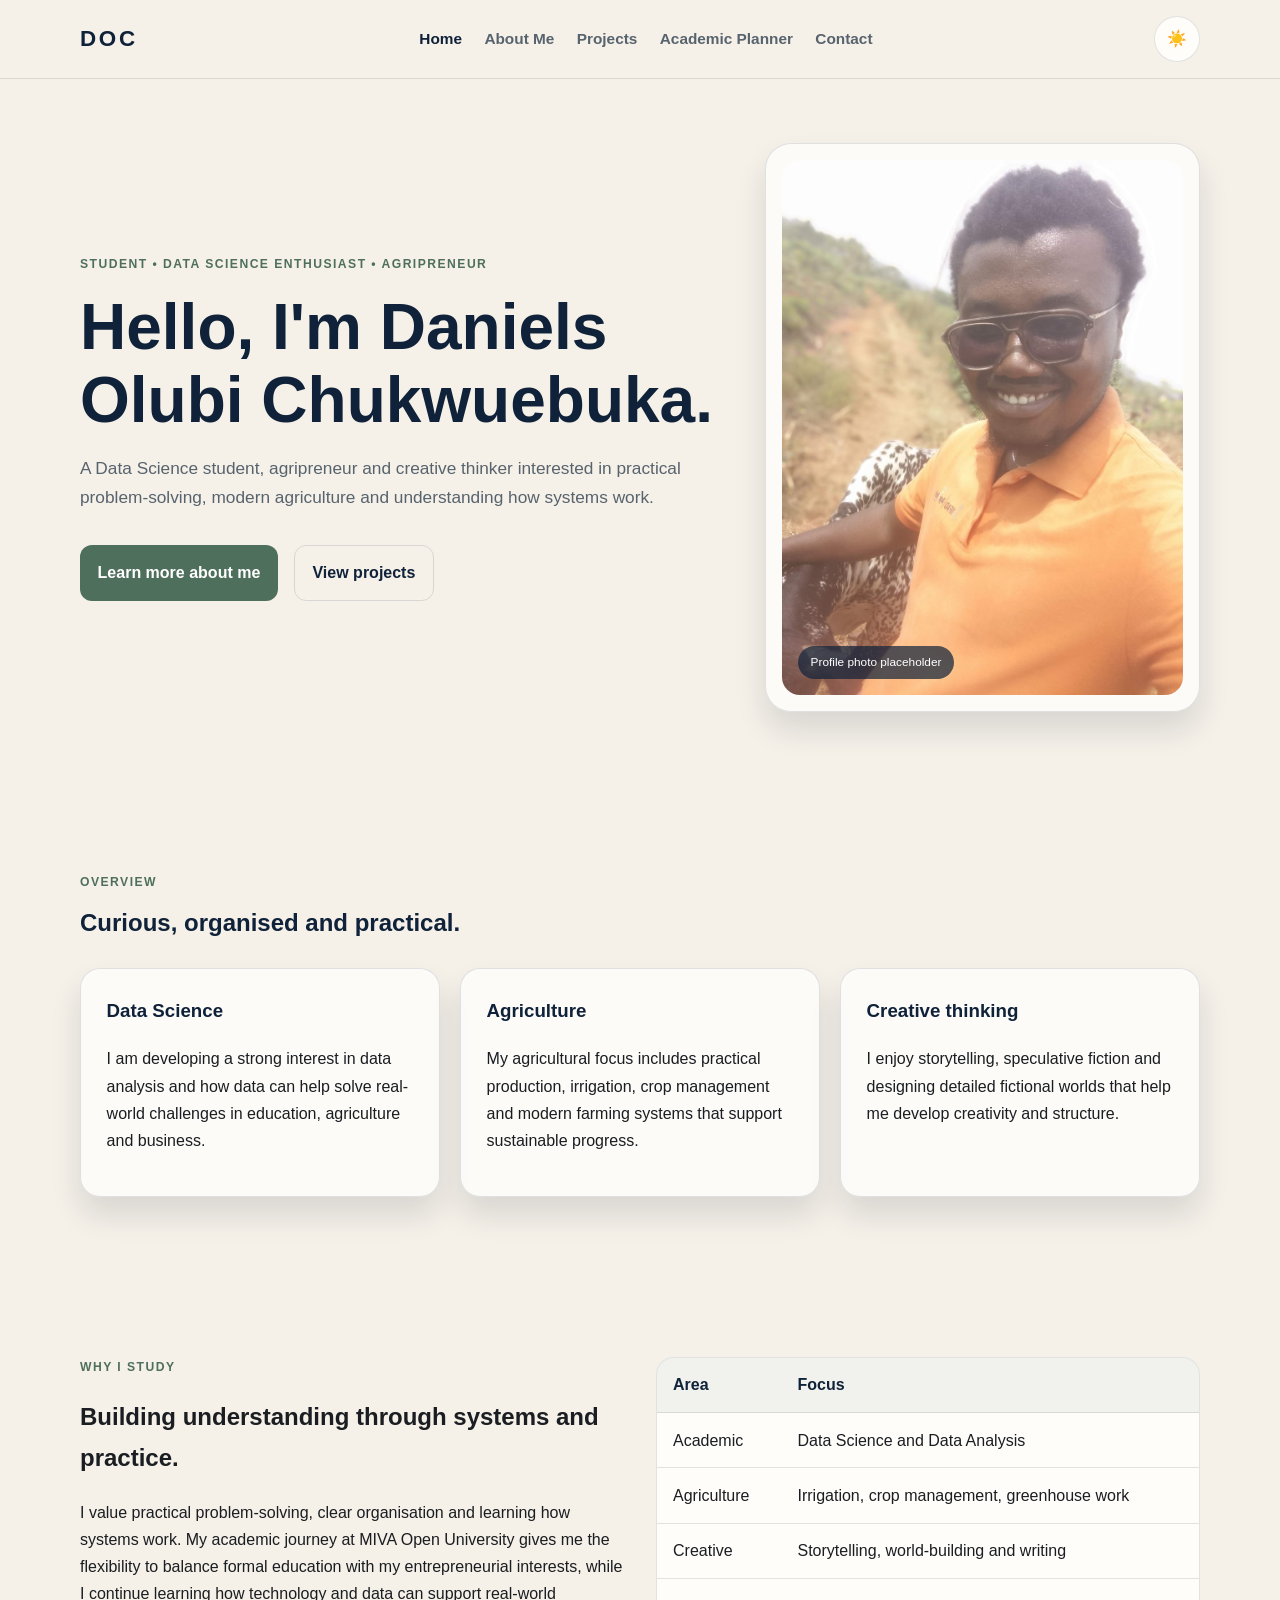
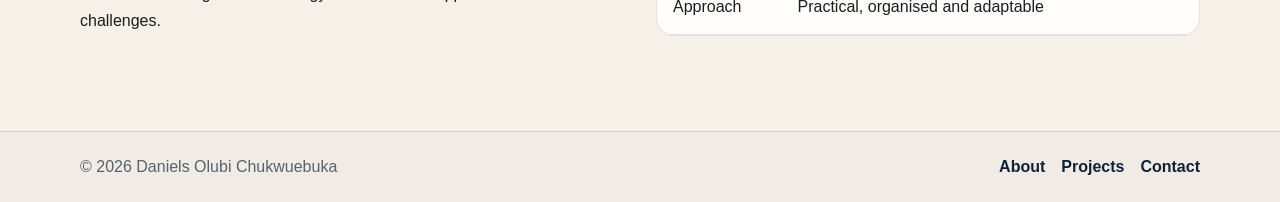
<file: index.html>
<!DOCTYPE html>
<html lang="en">
  <head>
    <meta charset="UTF-8" />
    <meta name="viewport" content="width=device-width, initial-scale=1.0" />
    <title>Daniels Olubi Chukwuebuka | Portfolio</title>
    <meta
      name="description"
      content="Personal academic portfolio and student management website for Daniels Olubi Chukwuebuka."
    />
    <link rel="stylesheet" href="css/style.css" />
  </head>
  <body data-page="home">
    <header class="site-header">
      <div class="container nav-wrap">
        <a class="brand" href="index.html">DOC</a>
        <button class="menu-toggle" aria-label="Open navigation menu" aria-expanded="false">
          <span></span>
          <span></span>
          <span></span>
        </button>
        <nav class="site-nav" aria-label="Main navigation">
          <ul class="nav-links">
            <li><a href="index.html" class="active">Home</a></li>
            <li><a href="about.html">About Me</a></li>
            <li><a href="projects.html">Projects</a></li>
            <li><a href="planner.html">Academic Planner</a></li>
            <li><a href="contact.html">Contact</a></li>
          </ul>
        </nav>
        <button class="theme-toggle" type="button" aria-label="Toggle colour theme">
          <span class="theme-icon">☀️</span>
        </button>
      </div>
    </header>

    <main>
      <section class="hero section-space">
        <div class="container hero-grid">
          <div class="hero-copy reveal">
            <p class="eyebrow">Student • Data Science Enthusiast • Agripreneur</p>
            <h1>Hello, I'm Daniels Olubi Chukwuebuka.</h1>
            <p class="lead">
              A Data Science student, agripreneur and creative thinker interested in practical
              problem-solving, modern agriculture and understanding how systems work.
            </p>
            <div class="action-row">
              <a class="button primary" href="about.html">Learn more about me</a>
              <a class="button secondary" href="projects.html">View projects</a>
            </div>
          </div>

          <div class="hero-visual reveal">
            <div class="profile-card">
              <div class="image-frame profile-frame">
                <img
                  src="assets/images/WhatsApp Image 2026-11-02 at 11.59.28.jpeg"
                  alt="Placeholder profile photograph for Daniels Olubi Chukwuebuka"
                />
                <span class="image-badge">Profile photo placeholder</span>
              </div>
            </div>
          </div>
        </div>
      </section>

      <section class="summary section-space reveal">
        <div class="container">
          <div class="section-heading">
            <p class="eyebrow">Overview</p>
            <h2>Curious, organised and practical.</h2>
          </div>
          <div class="info-cards">
            <article class="info-card">
              <h3>Data Science</h3>
              <p>
                I am developing a strong interest in data analysis and how data can help solve real-world
                challenges in education, agriculture and business.
              </p>
            </article>
            <article class="info-card">
              <h3>Agriculture</h3>
              <p>
                My agricultural focus includes practical production, irrigation, crop management and modern
                farming systems that support sustainable progress.
              </p>
            </article>
            <article class="info-card">
              <h3>Creative thinking</h3>
              <p>
                I enjoy storytelling, speculative fiction and designing detailed fictional worlds that help me
                develop creativity and structure.
              </p>
            </article>
          </div>
        </div>
      </section>

      <section class="highlights section-space reveal">
        <div class="container">
          <div class="two-column">
            <div>
              <p class="eyebrow">Why I study</p>
              <h2>Building understanding through systems and practice.</h2>
              <p>
                I value practical problem-solving, clear organisation and learning how systems work. My academic
                journey at MIVA Open University gives me the flexibility to balance formal education with my
                entrepreneurial interests, while I continue learning how technology and data can support real-world
                challenges.
              </p>
            </div>
            <div class="mini-table">
              <table>
                <thead>
                  <tr>
                    <th>Area</th>
                    <th>Focus</th>
                  </tr>
                </thead>
                <tbody>
                  <tr>
                    <td>Academic</td>
                    <td>Data Science and Data Analysis</td>
                  </tr>
                  <tr>
                    <td>Agriculture</td>
                    <td>Irrigation, crop management, greenhouse work</td>
                  </tr>
                  <tr>
                    <td>Creative</td>
                    <td>Storytelling, world-building and writing</td>
                  </tr>
                  <tr>
                    <td>Approach</td>
                    <td>Practical, organised and adaptable</td>
                  </tr>
                </tbody>
              </table>
            </div>
          </div>
        </div>
      </section>
    </main>

    <footer class="site-footer">
      <div class="container footer-wrap">
        <p>&copy; <span id="year"></span> Daniels Olubi Chukwuebuka</p>
        <div class="footer-links">
          <a href="about.html">About</a>
          <a href="projects.html">Projects</a>
          <a href="contact.html">Contact</a>
        </div>
      </div>
    </footer>

    <script src="js/main.js"></script>
  </body>
</html>
</file>
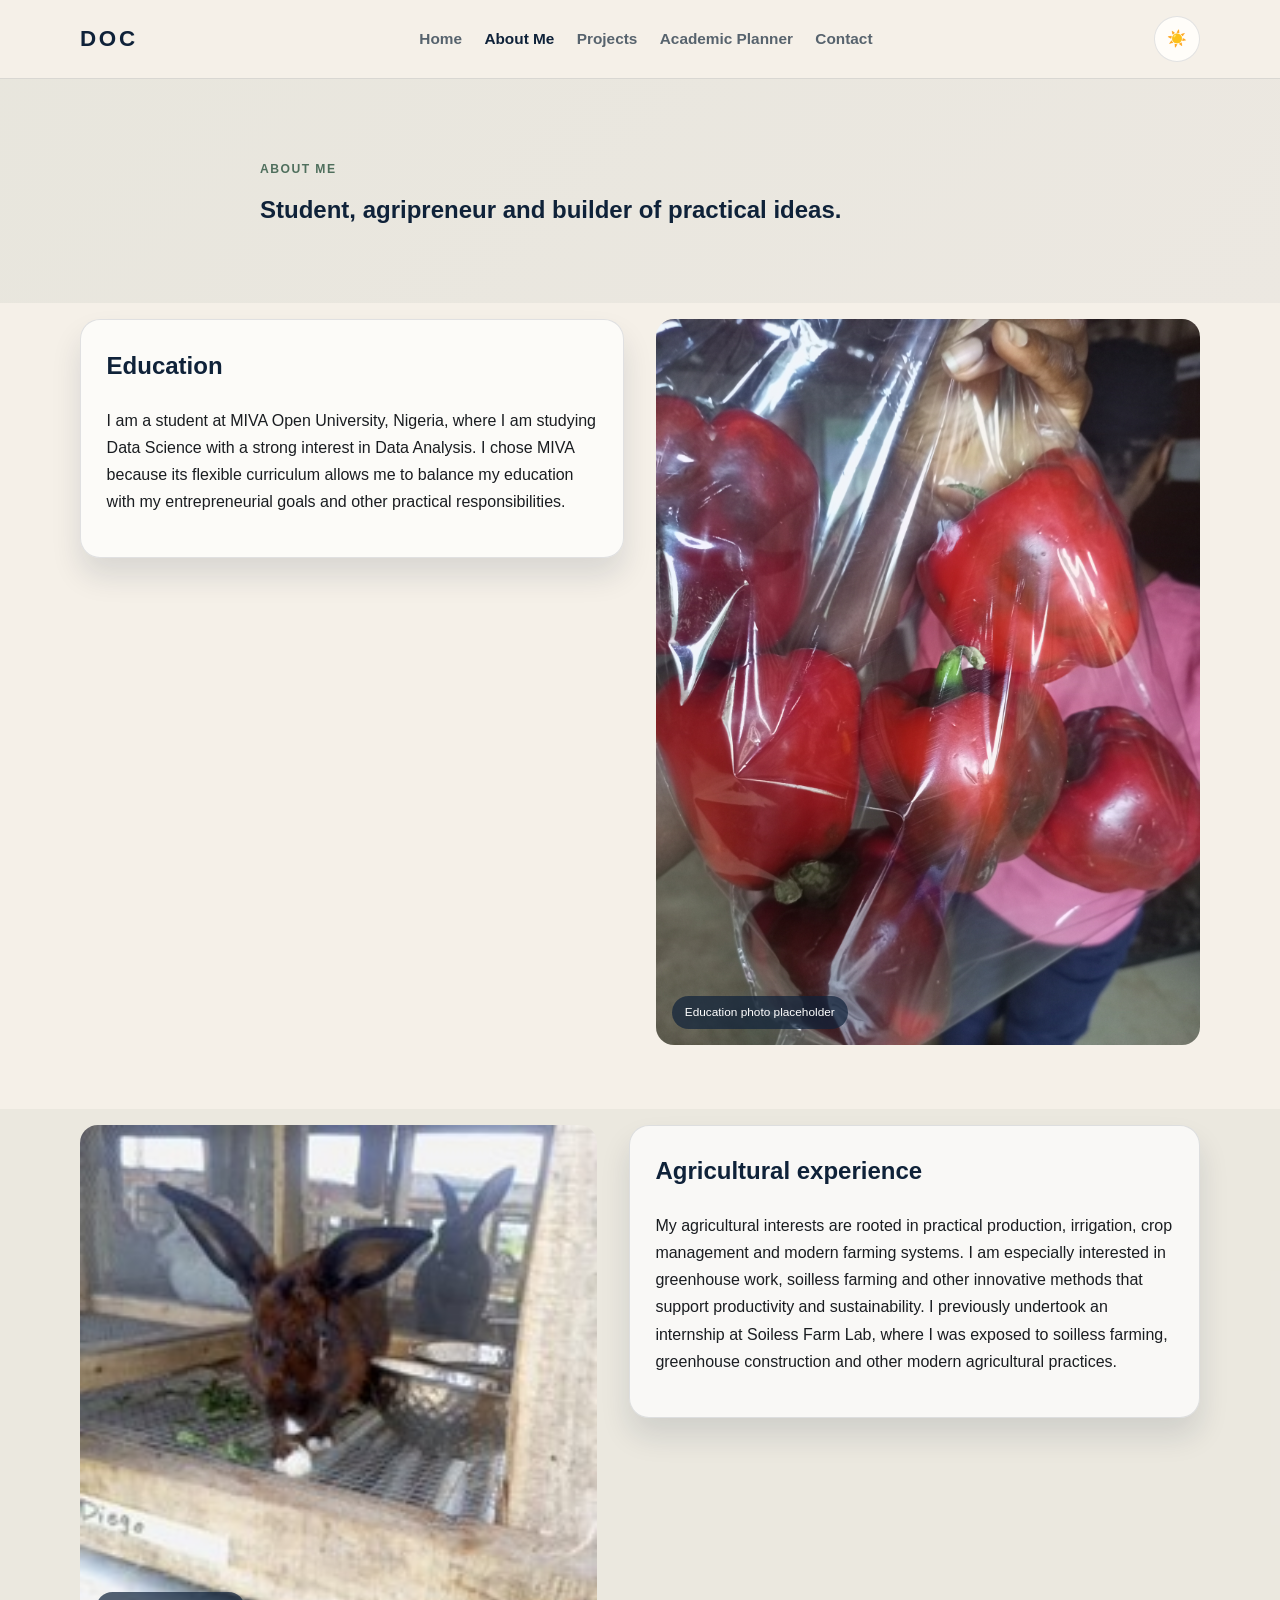
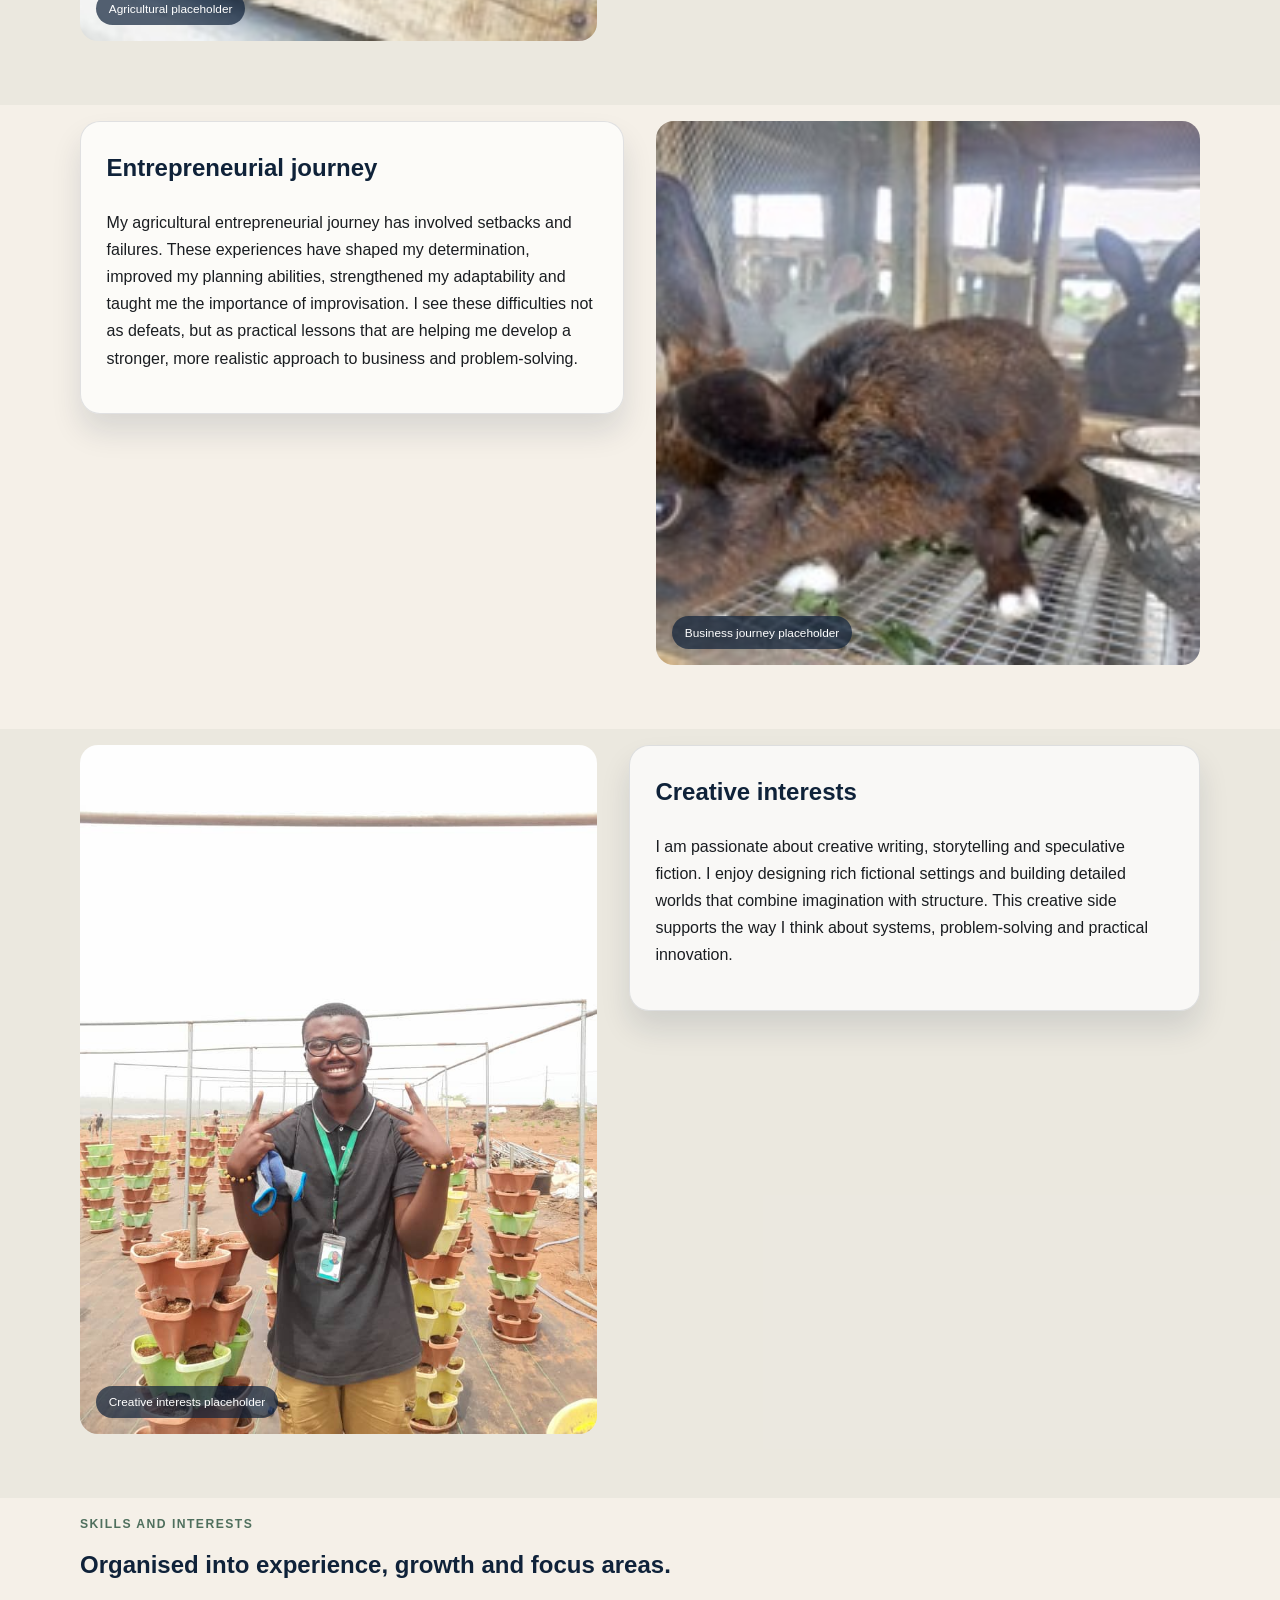
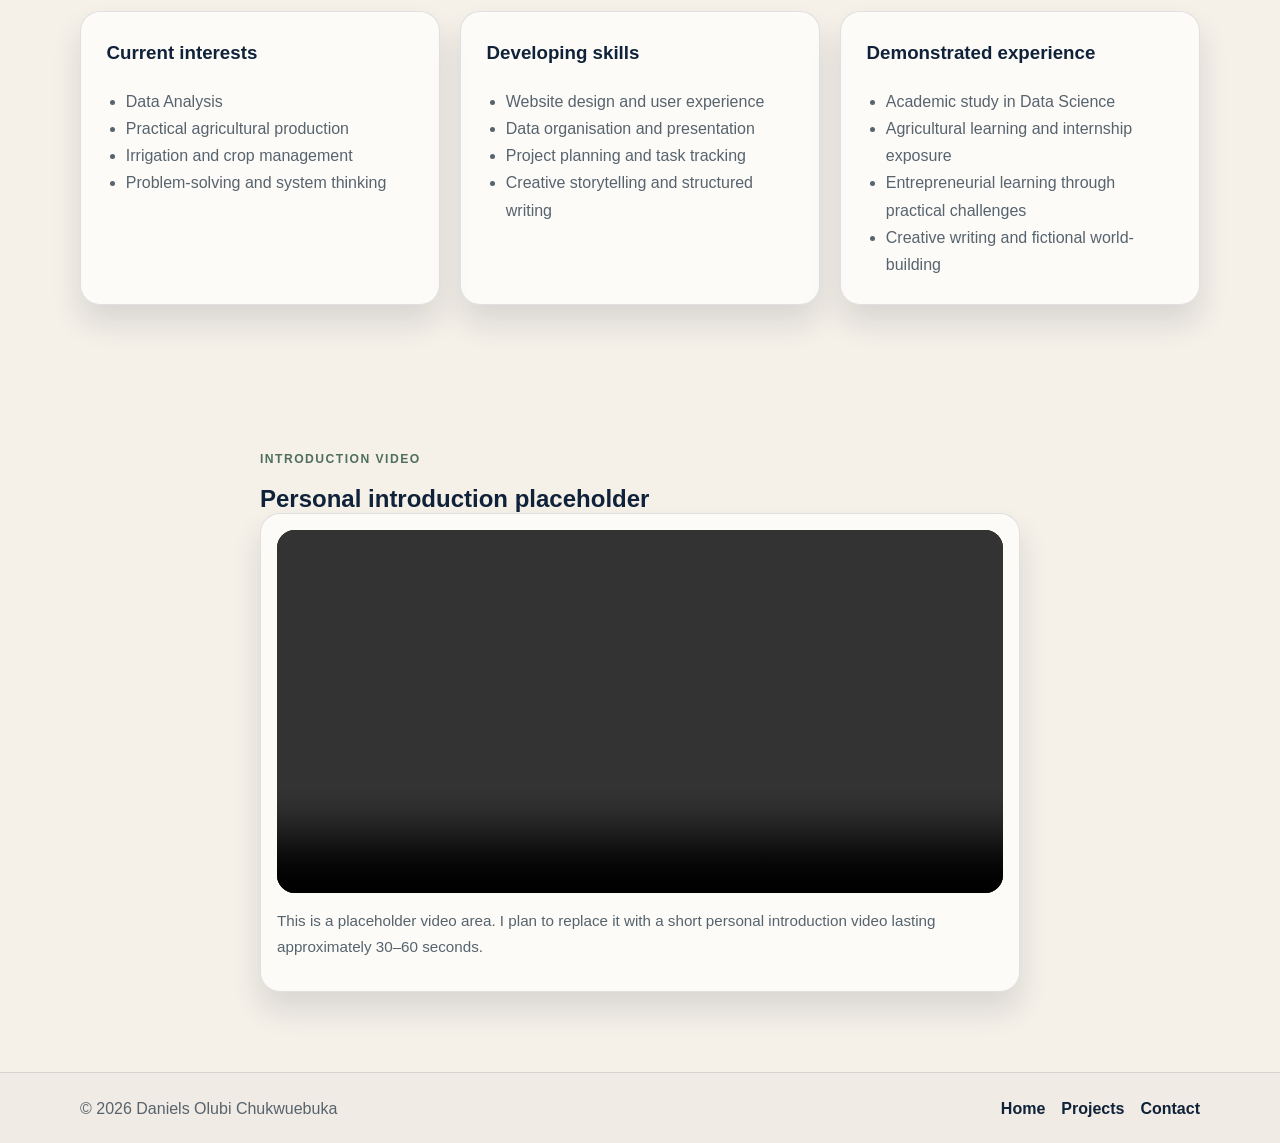
<file: about.html>
<!DOCTYPE html>
<html lang="en">
  <head>
    <meta charset="UTF-8" />
    <meta name="viewport" content="width=device-width, initial-scale=1.0" />
    <title>About Me | Daniels Olubi Chukwuebuka</title>
    <meta name="description" content="About Daniels Olubi Chukwuebuka, his education, agriculture, creative interests and skills." />
    <link rel="stylesheet" href="css/style.css" />
  </head>
  <body data-page="about">
    <header class="site-header">
      <div class="container nav-wrap">
        <a class="brand" href="index.html">DOC</a>
        <button class="menu-toggle" aria-label="Open navigation menu" aria-expanded="false">
          <span></span>
          <span></span>
          <span></span>
        </button>
        <nav class="site-nav" aria-label="Main navigation">
          <ul class="nav-links">
            <li><a href="index.html">Home</a></li>
            <li><a href="about.html" class="active">About Me</a></li>
            <li><a href="projects.html">Projects</a></li>
            <li><a href="planner.html">Academic Planner</a></li>
            <li><a href="contact.html">Contact</a></li>
          </ul>
        </nav>
        <button class="theme-toggle" type="button" aria-label="Toggle colour theme">
          <span class="theme-icon">☀️</span>
        </button>
      </div>
    </header>

    <main>
      <section class="page-banner section-space reveal">
        <div class="container narrow">
          <p class="eyebrow">About me</p>
          <h1>Student, agripreneur and builder of practical ideas.</h1>
        </div>
      </section>

      <section class="content-section section-space reveal">
        <div class="container split-layout">
          <article class="text-card">
            <h2>Education</h2>
            <p>
              I am a student at MIVA Open University, Nigeria, where I am studying Data Science with a strong
              interest in Data Analysis. I chose MIVA because its flexible curriculum allows me to balance my
              education with my entrepreneurial goals and other practical responsibilities.
            </p>
          </article>
          <div class="image-card">
            <div class="image-frame">
              <img src="assets/images/IMG_20221013_143554_576.jpg" alt="Academic study and personal photo placeholder" />
              <span class="image-badge">Education photo placeholder</span>
            </div>
          </div>
        </div>
      </section>

      <section class="content-section bg-soft section-space reveal">
        <div class="container split-layout reverse">
          <div class="image-card">
            <div class="image-frame">
              <img src="assets/images/1000045275.jpg" alt="Agricultural production placeholder image" />
              <span class="image-badge">Agricultural placeholder</span>
            </div>
          </div>
          <article class="text-card">
            <h2>Agricultural experience</h2>
            <p>
              My agricultural interests are rooted in practical production, irrigation, crop management and
              modern farming systems. I am especially interested in greenhouse work, soilless farming and other
              innovative methods that support productivity and sustainability. I previously undertook an
              internship at Soiless Farm Lab, where I was exposed to soilless farming, greenhouse construction and
              other modern agricultural practices.
            </p>
          </article>
        </div>
      </section>

      <section class="content-section section-space reveal">
        <div class="container split-layout">
          <article class="text-card">
            <h2>Entrepreneurial journey</h2>
            <p>
              My agricultural entrepreneurial journey has involved setbacks and failures. These experiences have
              shaped my determination, improved my planning abilities, strengthened my adaptability and taught me
              the importance of improvisation. I see these difficulties not as defeats, but as practical lessons
              that are helping me develop a stronger, more realistic approach to business and problem-solving.
            </p>
          </article>
          <div class="image-card">
            <div class="image-frame">
              <img src="assets/images/1000045276.jpg" alt="Entrepreneurial and farm practice placeholder image" />
              <span class="image-badge">Business journey placeholder</span>
            </div>
          </div>
        </div>
      </section>

      <section class="content-section bg-soft section-space reveal">
        <div class="container split-layout reverse">
          <div class="image-card">
            <div class="image-frame">
              <img src="assets/images/IMG-20230221-WA0003.jpg" alt="Creative writing and world-building placeholder image" />
              <span class="image-badge">Creative interests placeholder</span>
            </div>
          </div>
          <article class="text-card">
            <h2>Creative interests</h2>
            <p>
              I am passionate about creative writing, storytelling and speculative fiction. I enjoy designing rich
              fictional settings and building detailed worlds that combine imagination with structure. This creative
              side supports the way I think about systems, problem-solving and practical innovation.
            </p>
          </article>
        </div>
      </section>

      <section class="content-section section-space reveal">
        <div class="container">
          <div class="section-heading center">
            <p class="eyebrow">Skills and interests</p>
            <h2>Organised into experience, growth and focus areas.</h2>
          </div>
          <div class="skills-grid">
            <div class="skill-box">
              <h3>Current interests</h3>
              <ul>
                <li>Data Analysis</li>
                <li>Practical agricultural production</li>
                <li>Irrigation and crop management</li>
                <li>Problem-solving and system thinking</li>
              </ul>
            </div>
            <div class="skill-box">
              <h3>Developing skills</h3>
              <ul>
                <li>Website design and user experience</li>
                <li>Data organisation and presentation</li>
                <li>Project planning and task tracking</li>
                <li>Creative storytelling and structured writing</li>
              </ul>
            </div>
            <div class="skill-box">
              <h3>Demonstrated experience</h3>
              <ul>
                <li>Academic study in Data Science</li>
                <li>Agricultural learning and internship exposure</li>
                <li> Entrepreneurial learning through practical challenges</li>
                <li>Creative writing and fictional world-building</li>
              </ul>
            </div>
          </div>
        </div>
      </section>

      <section class="media-section section-space reveal">
        <div class="container narrow">
          <div class="section-heading center">
            <p class="eyebrow">Introduction video</p>
            <h2>Personal introduction placeholder</h2>
          </div>
          <div class="video-card">
            <video controls preload="metadata">
              <source src="assets/video/WIN_20261107_10_21_22_Pro.mp4" type="video/mp4" />
              Your browser does not support the video tag.
            </video>
            <p class="video-note">
              This is a placeholder video area. I plan to replace it with a short personal introduction video
              lasting approximately 30–60 seconds.
            </p>
          </div>
        </div>
      </section>
    </main>

    <footer class="site-footer">
      <div class="container footer-wrap">
        <p>&copy; <span id="year"></span> Daniels Olubi Chukwuebuka</p>
        <div class="footer-links">
          <a href="index.html">Home</a>
          <a href="projects.html">Projects</a>
          <a href="contact.html">Contact</a>
        </div>
      </div>
    </footer>

    <script src="js/main.js"></script>
  </body>
</html>
</file>
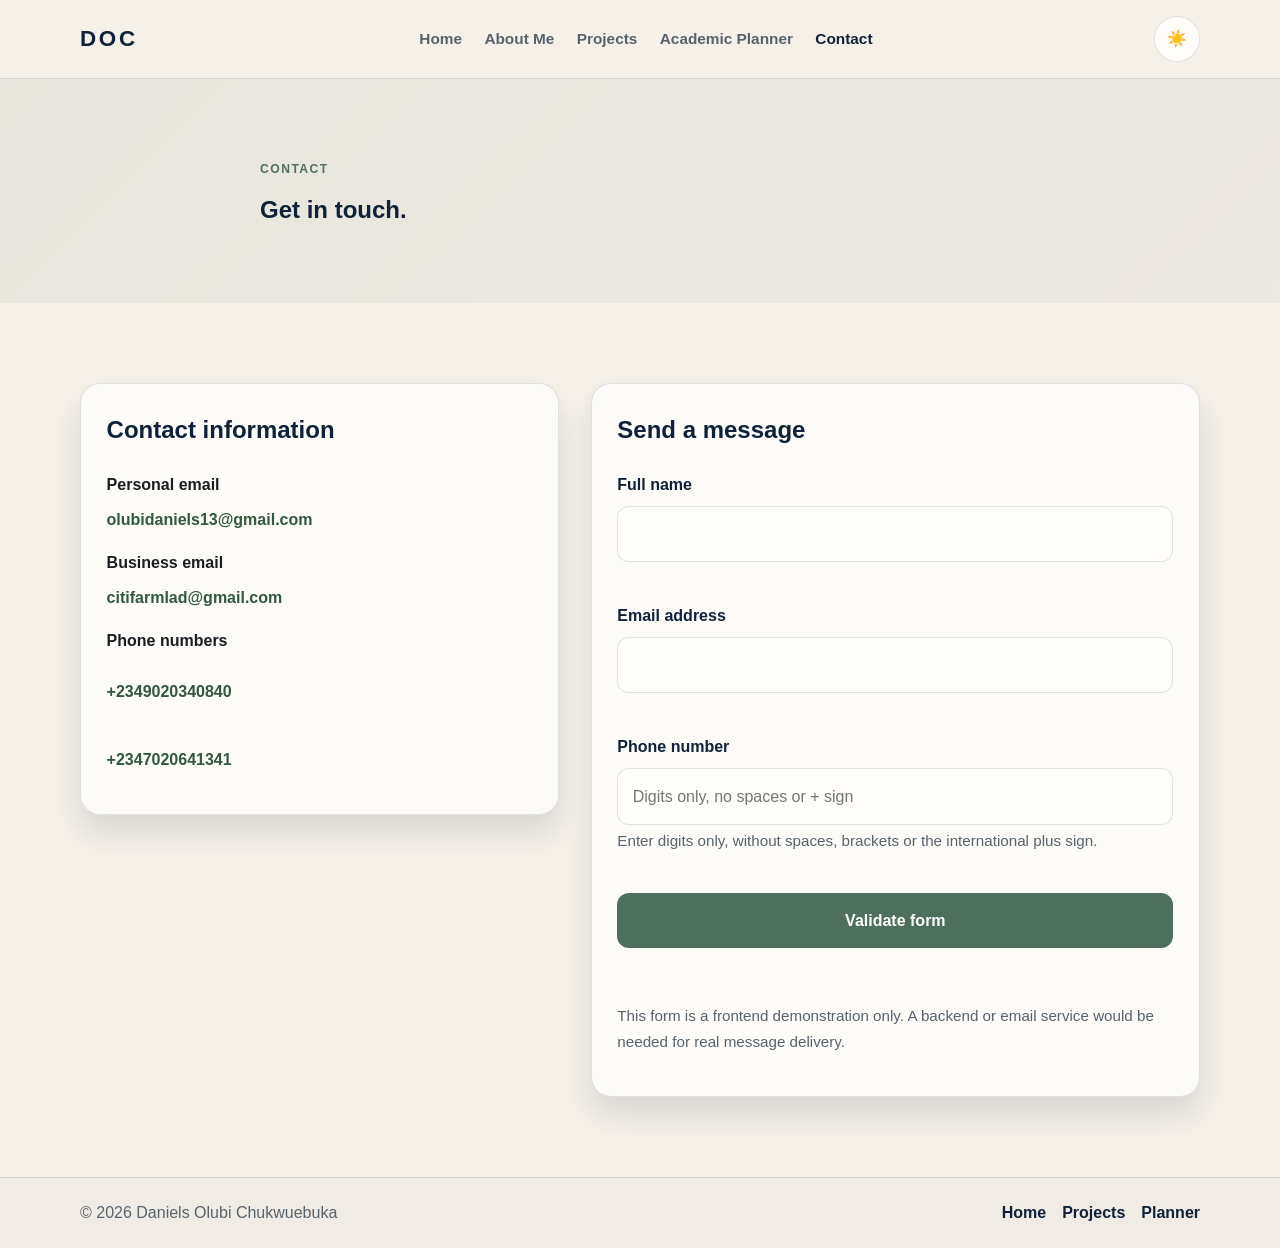
<file: contact.html>
<!DOCTYPE html>
<html lang="en">
  <head>
    <meta charset="UTF-8" />
    <meta name="viewport" content="width=device-width, initial-scale=1.0" />
    <title>Contact | Daniels Olubi Chukwuebuka</title>
    <meta name="description" content="Contact information and contact form for Daniels Olubi Chukwuebuka and CitiFarmLad Agro Allied Ventures." />
    <link rel="stylesheet" href="css/style.css" />
  </head>
  <body data-page="contact">
    <header class="site-header">
      <div class="container nav-wrap">
        <a class="brand" href="index.html">DOC</a>
        <button class="menu-toggle" aria-label="Open navigation menu" aria-expanded="false">
          <span></span>
          <span></span>
          <span></span>
        </button>
        <nav class="site-nav" aria-label="Main navigation">
          <ul class="nav-links">
            <li><a href="index.html">Home</a></li>
            <li><a href="about.html">About Me</a></li>
            <li><a href="projects.html">Projects</a></li>
            <li><a href="planner.html">Academic Planner</a></li>
            <li><a href="contact.html" class="active">Contact</a></li>
          </ul>
        </nav>
        <button class="theme-toggle" type="button" aria-label="Toggle colour theme">
          <span class="theme-icon">☀️</span>
        </button>
      </div>
    </header>

    <main>
      <section class="page-banner section-space reveal">
        <div class="container narrow">
          <p class="eyebrow">Contact</p>
          <h1>Get in touch.</h1>
        </div>
      </section>

      <section class="section-space reveal">
        <div class="container contact-layout">
          <div class="contact-panel">
            <h2>Contact information</h2>
            <div class="contact-list">
              <div class="contact-item">
                <h3>Personal email</h3>
                <a href="mailto:olubidaniels13@gmail.com">olubidaniels13@gmail.com</a>
              </div>
              <div class="contact-item">
                <h3>Business email</h3>
                <a href="mailto:citifarmlad@gmail.com">citifarmlad@gmail.com</a>
              </div>
              <div class="contact-item">
                <h3>Phone numbers</h3>
                <p><a href="tel:+2349020340840">+2349020340840</a></p>
                <p><a href="tel:+2347020641341">+2347020641341</a></p>
              </div>
            </div>
          </div>

          <div class="contact-panel">
            <h2>Send a message</h2>
            <form id="contact-form" novalidate>
              <div class="form-field">
                <label for="full-name">Full name</label>
                <input id="full-name" name="fullName" type="text" />
                <small class="error-message" data-error-for="full-name"></small>
              </div>

              <div class="form-field">
                <label for="email">Email address</label>
                <input id="email" name="email" type="email" />
                <small class="error-message" data-error-for="email"></small>
              </div>

              <div class="form-field">
                <label for="phone">Phone number</label>
                <input id="phone" name="phone" type="tel" placeholder="Digits only, no spaces or + sign" />
                <small class="hint">Enter digits only, without spaces, brackets or the international plus sign.</small>
                <small class="error-message" data-error-for="phone"></small>
              </div>

              <button class="button primary" type="submit">Validate form</button>
              <p id="form-success" class="success-message" aria-live="polite"></p>
            </form>
            <p class="demo-note">
              This form is a frontend demonstration only. A backend or email service would be needed for real message delivery.
            </p>
          </div>
        </div>
      </section>
    </main>

    <footer class="site-footer">
      <div class="container footer-wrap">
        <p>&copy; <span id="year"></span> Daniels Olubi Chukwuebuka</p>
        <div class="footer-links">
          <a href="index.html">Home</a>
          <a href="projects.html">Projects</a>
          <a href="planner.html">Planner</a>
        </div>
      </div>
    </footer>

    <script src="js/main.js"></script>
    <script src="js/contact.js"></script>
  </body>
</html>
</file>
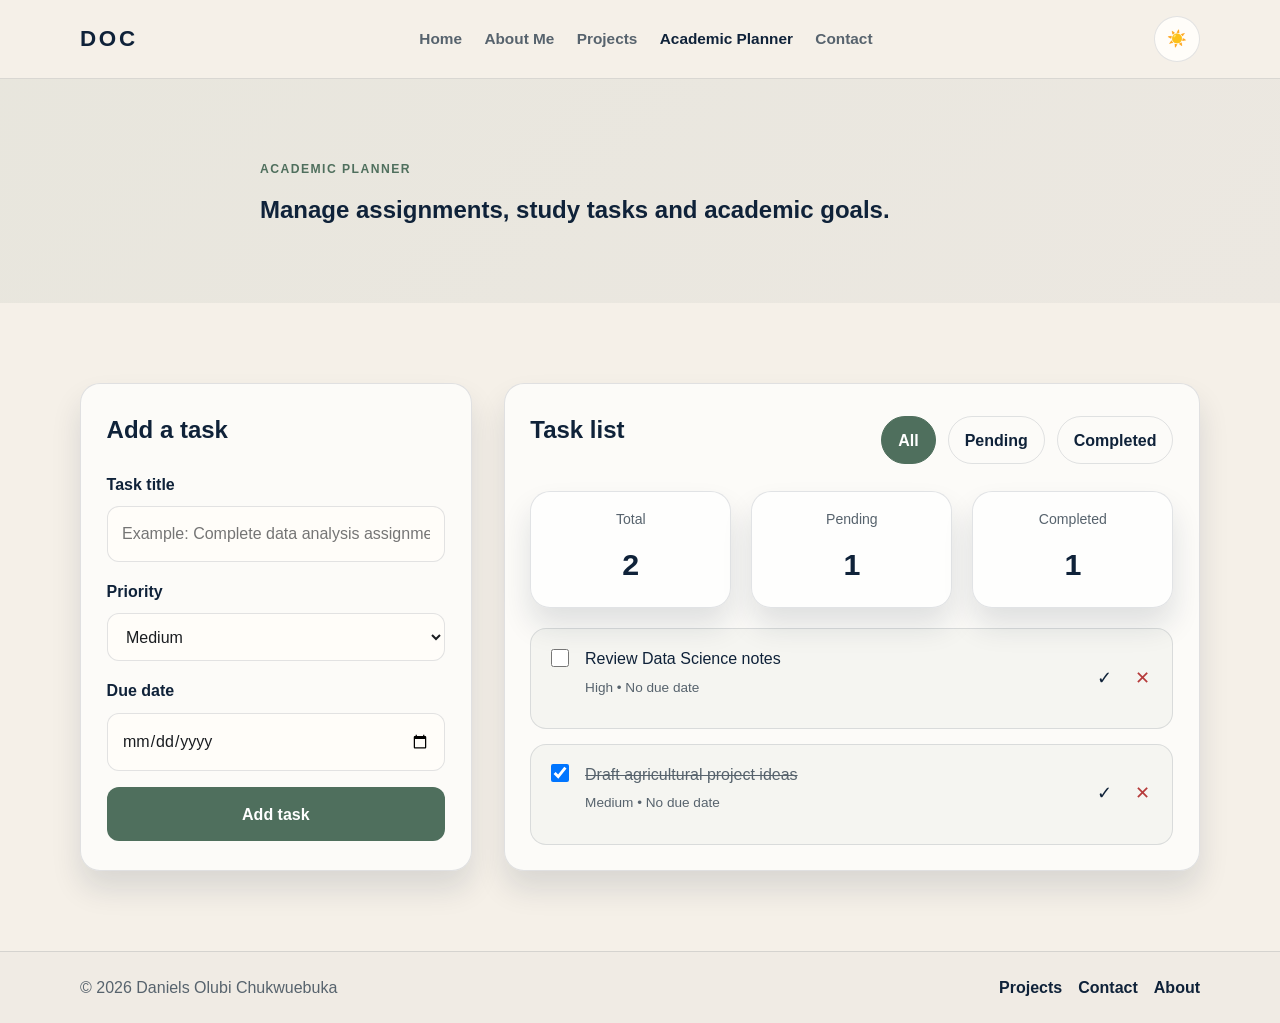
<file: planner.html>
<!DOCTYPE html>
<html lang="en">
  <head>
    <meta charset="UTF-8" />
    <meta name="viewport" content="width=device-width, initial-scale=1.0" />
    <title>Academic Planner | Daniels Olubi Chukwuebuka</title>
    <meta name="description" content="Academic planner for Daniels Olubi Chukwuebuka." />
    <link rel="stylesheet" href="css/style.css" />
  </head>
  <body data-page="planner">
    <header class="site-header">
      <div class="container nav-wrap">
        <a class="brand" href="index.html">DOC</a>
        <button class="menu-toggle" aria-label="Open navigation menu" aria-expanded="false">
          <span></span>
          <span></span>
          <span></span>
        </button>
        <nav class="site-nav" aria-label="Main navigation">
          <ul class="nav-links">
            <li><a href="index.html">Home</a></li>
            <li><a href="about.html">About Me</a></li>
            <li><a href="projects.html">Projects</a></li>
            <li><a href="planner.html" class="active">Academic Planner</a></li>
            <li><a href="contact.html">Contact</a></li>
          </ul>
        </nav>
        <button class="theme-toggle" type="button" aria-label="Toggle colour theme">
          <span class="theme-icon">☀️</span>
        </button>
      </div>
    </header>

    <main>
      <section class="page-banner section-space reveal">
        <div class="container narrow">
          <p class="eyebrow">Academic planner</p>
          <h1>Manage assignments, study tasks and academic goals.</h1>
        </div>
      </section>

      <section class="section-space reveal">
        <div class="container planner-layout">
          <aside class="planner-panel">
            <h2>Add a task</h2>
            <form id="task-form" novalidate>
              <div class="form-field">
                <label for="task-title">Task title</label>
                <input id="task-title" type="text" name="taskTitle" placeholder="Example: Complete data analysis assignment" required />
              </div>

              <div class="form-field">
                <label for="task-priority">Priority</label>
                <select id="task-priority" name="taskPriority">
                  <option value="High">High</option>
                  <option value="Medium" selected>Medium</option>
                  <option value="Low">Low</option>
                </select>
              </div>

              <div class="form-field">
                <label for="task-date">Due date</label>
                <input id="task-date" type="date" name="taskDate" />
              </div>

              <button class="button primary" type="submit">Add task</button>
            </form>
          </aside>

          <div class="planner-panel large-panel">
            <div class="task-header-row">
              <h2>Task list</h2>
              <div class="filter-group" aria-label="Task filters">
                <button class="task-filter active" type="button" data-filter="all">All</button>
                <button class="task-filter" type="button" data-filter="pending">Pending</button>
                <button class="task-filter" type="button" data-filter="completed">Completed</button>
              </div>
            </div>

            <div class="stats-grid">
              <div class="stat-card">
                <span class="stat-label">Total</span>
                <strong id="total-tasks">0</strong>
              </div>
              <div class="stat-card">
                <span class="stat-label">Pending</span>
                <strong id="pending-tasks">0</strong>
              </div>
              <div class="stat-card">
                <span class="stat-label">Completed</span>
                <strong id="completed-tasks">0</strong>
              </div>
            </div>

            <ul id="task-list" class="task-list" aria-live="polite"></ul>
          </div>
        </div>
      </section>
    </main>

    <footer class="site-footer">
      <div class="container footer-wrap">
        <p>&copy; <span id="year"></span> Daniels Olubi Chukwuebuka</p>
        <div class="footer-links">
          <a href="projects.html">Projects</a>
          <a href="contact.html">Contact</a>
          <a href="about.html">About</a>
        </div>
      </div>
    </footer>

    <script src="js/main.js"></script>
    <script src="js/planner.js"></script>
  </body>
</html>
</file>
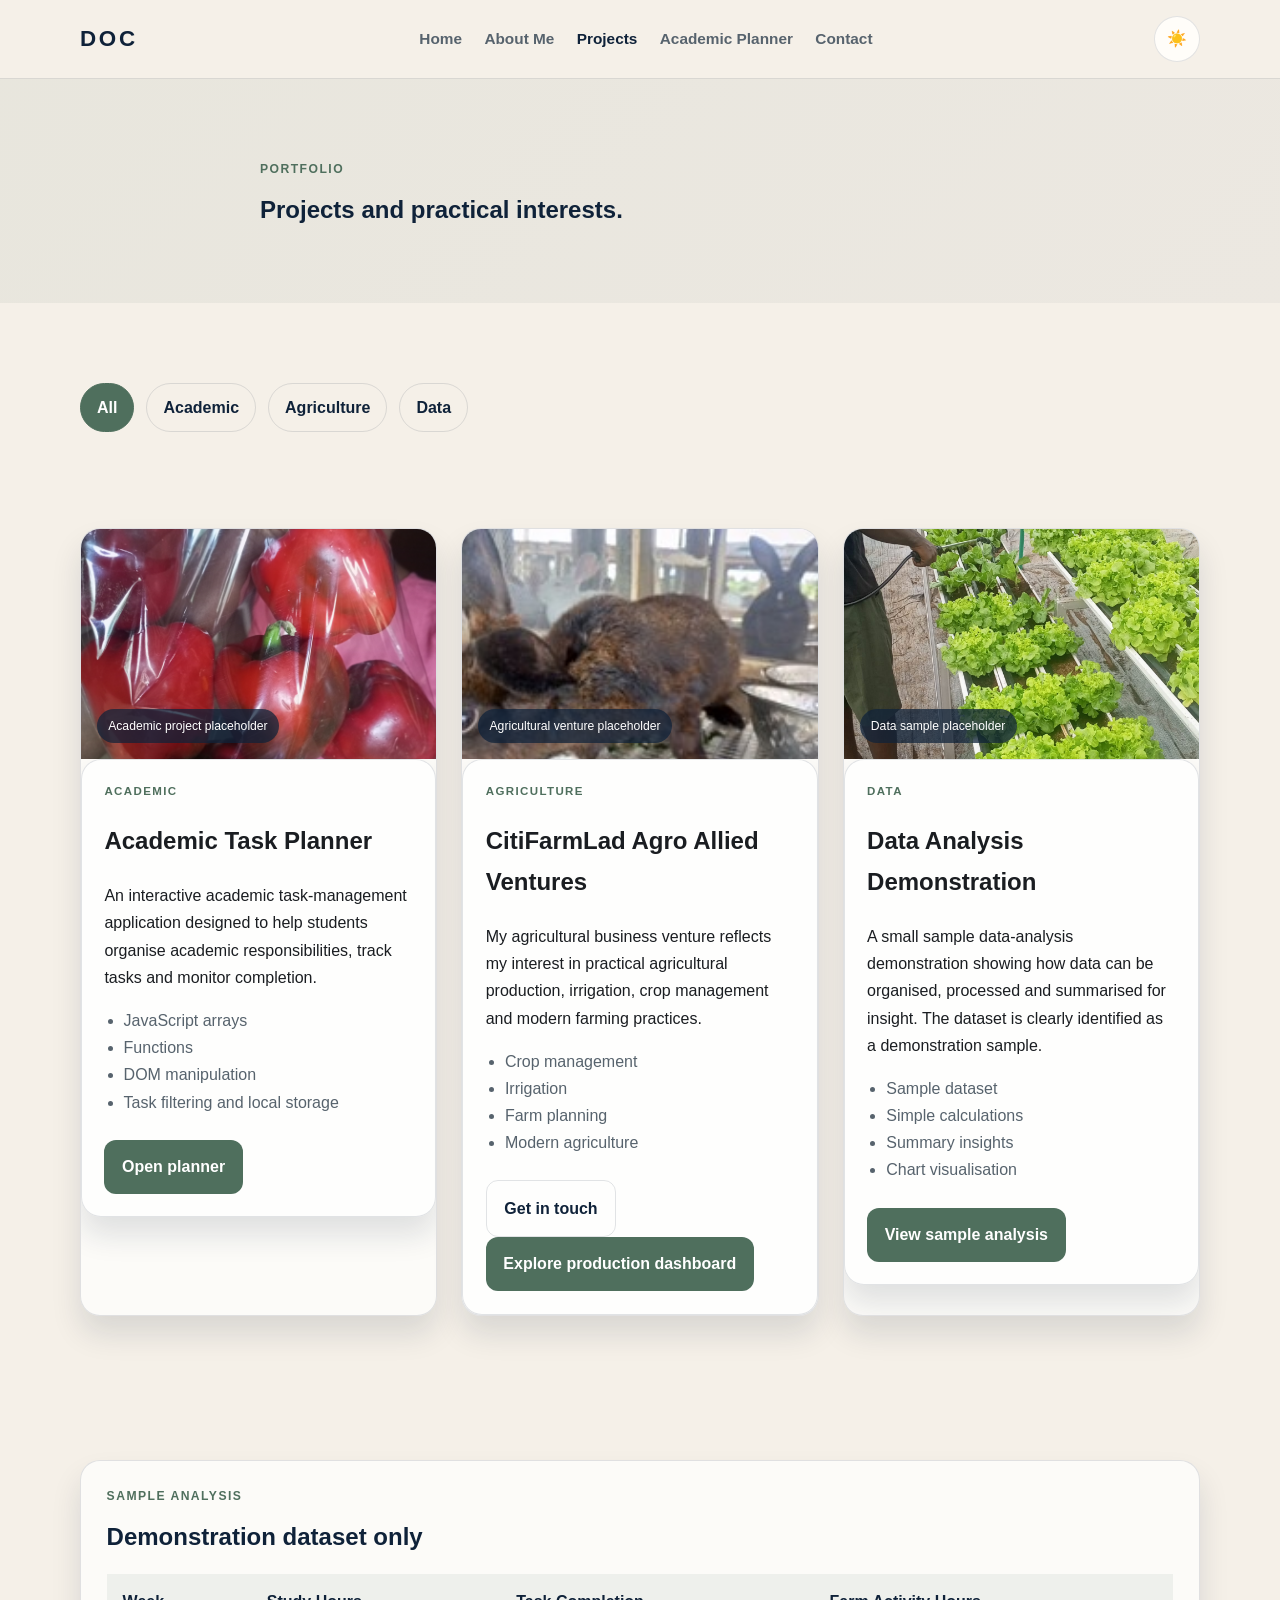
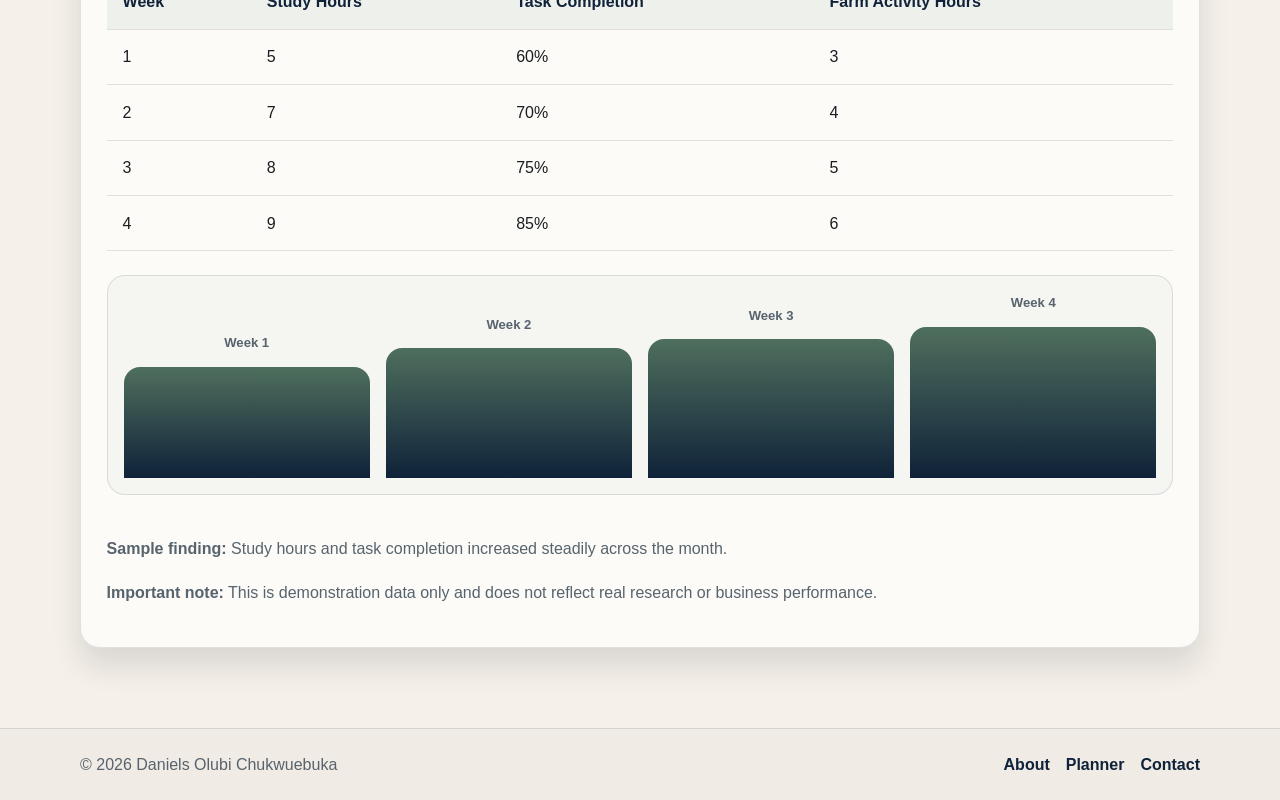
<file: projects.html>
<!DOCTYPE html>
<html lang="en">
  <head>
    <meta charset="UTF-8" />
    <meta name="viewport" content="width=device-width, initial-scale=1.0" />
    <title>Projects | Daniels Olubi Chukwuebuka</title>
    <meta name="description" content="Project portfolio for Daniels Olubi Chukwuebuka." />
    <link rel="stylesheet" href="css/style.css" />
  </head>
  <body data-page="projects">
    <header class="site-header">
      <div class="container nav-wrap">
        <a class="brand" href="index.html">DOC</a>
        <button class="menu-toggle" aria-label="Open navigation menu" aria-expanded="false">
          <span></span>
          <span></span>
          <span></span>
        </button>
        <nav class="site-nav" aria-label="Main navigation">
          <ul class="nav-links">
            <li><a href="index.html">Home</a></li>
            <li><a href="about.html">About Me</a></li>
            <li><a href="projects.html" class="active">Projects</a></li>
            <li><a href="planner.html">Academic Planner</a></li>
            <li><a href="contact.html">Contact</a></li>
          </ul>
        </nav>
        <button class="theme-toggle" type="button" aria-label="Toggle colour theme">
          <span class="theme-icon">☀️</span>
        </button>
      </div>
    </header>

    <main>
      <section class="page-banner section-space reveal">
        <div class="container narrow">
          <p class="eyebrow">Portfolio</p>
          <h1>Projects and practical interests.</h1>
        </div>
      </section>

      <section class="section-space reveal">
        <div class="container">
          <div class="filter-bar" aria-label="Project categories">
            <button class="filter-btn active" type="button" data-filter="all">All</button>
            <button class="filter-btn" type="button" data-filter="academic">Academic</button>
            <button class="filter-btn" type="button" data-filter="agriculture">Agriculture</button>
            <button class="filter-btn" type="button" data-filter="data">Data</button>
          </div>
        </div>
      </section>

      <section class="content-section section-space reveal">
        <div class="container project-grid">
          <article class="project-card" data-category="academic">
            <div class="project-image">
              <img src="assets/images/IMG_20221013_143554_576.jpg" alt="Academic task planner visual placeholder" />
              <span>Academic project placeholder</span>
            </div>
            <div class="project-body">
              <p class="project-tag">Academic</p>
              <h2>Academic Task Planner</h2>
              <p>
                An interactive academic task-management application designed to help students organise academic
                responsibilities, track tasks and monitor completion.
              </p>
              <ul>
                <li>JavaScript arrays</li>
                <li>Functions</li>
                <li>DOM manipulation</li>
                <li>Task filtering and local storage</li>
              </ul>
              <a class="button primary" href="planner.html">Open planner</a>
            </div>
          </article>

          <article class="project-card" data-category="agriculture">
            <div class="project-image">
              <img src="assets/images/1000045276.jpg" alt="CitiFarmLad Agro Allied Ventures placeholder image" />
              <span>Agricultural venture placeholder</span>
            </div>
            <div class="project-body">
              <p class="project-tag">Agriculture</p>
              <h2>CitiFarmLad Agro Allied Ventures</h2>
              <p>
                My agricultural business venture reflects my interest in practical agricultural production,
                irrigation, crop management and modern farming practices.
              </p>
              <ul>
                <li>Crop management</li>
                <li>Irrigation</li>
                <li>Farm planning</li>
                <li>Modern agriculture</li>
              </ul>
              <a class="button secondary" href="contact.html">Get in touch</a>
              <a class="button primary" href="data-analysis.html">Explore production dashboard</a>
            </div>
          </article>

          <article class="project-card" data-category="data">
            <div class="project-image">
              <img src="assets/images/WhatsApp Image 2026-11-02 at 11.59.29.jpeg" alt="Data analysis demonstration visual placeholder" />
              <span>Data sample placeholder</span>
            </div>
            <div class="project-body">
              <p class="project-tag">Data</p>
              <h2>Data Analysis Demonstration</h2>
              <p>
                A small sample data-analysis demonstration showing how data can be organised, processed and
                summarised for insight. The dataset is clearly identified as a demonstration sample.
              </p>
              <ul>
                <li>Sample dataset</li>
                <li>Simple calculations</li>
                <li>Summary insights</li>
                <li>Chart visualisation</li>
              </ul>
              <a class="button primary" href="#data-demo">View sample analysis</a>
            </div>
          </article>
        </div>
      </section>

      <section id="data-demo" class="section-space reveal">
        <div class="container data-demo-box">
          <div class="section-heading">
            <p class="eyebrow">Sample analysis</p>
            <h2>Demonstration dataset only</h2>
          </div>

          <div class="data-table-wrap">
            <table>
              <thead>
                <tr>
                  <th>Week</th>
                  <th>Study Hours</th>
                  <th>Task Completion</th>
                  <th>Farm Activity Hours</th>
                </tr>
              </thead>
              <tbody>
                <tr>
                  <td>1</td>
                  <td>5</td>
                  <td>60%</td>
                  <td>3</td>
                </tr>
                <tr>
                  <td>2</td>
                  <td>7</td>
                  <td>70%</td>
                  <td>4</td>
                </tr>
                <tr>
                  <td>3</td>
                  <td>8</td>
                  <td>75%</td>
                  <td>5</td>
                </tr>
                <tr>
                  <td>4</td>
                  <td>9</td>
                  <td>85%</td>
                  <td>6</td>
                </tr>
              </tbody>
            </table>
          </div>

          <div class="chart-box">
            <div class="bar-group">
              <div class="bar-label">Week 1</div>
              <div class="bar" style="height: 60%"></div>
            </div>
            <div class="bar-group">
              <div class="bar-label">Week 2</div>
              <div class="bar" style="height: 70%"></div>
            </div>
            <div class="bar-group">
              <div class="bar-label">Week 3</div>
              <div class="bar" style="height: 75%"></div>
            </div>
            <div class="bar-group">
              <div class="bar-label">Week 4</div>
              <div class="bar" style="height: 85%"></div>
            </div>
          </div>

          <div class="summary-notes">
            <p><strong>Sample finding:</strong> Study hours and task completion increased steadily across the month.</p>
            <p><strong>Important note:</strong> This is demonstration data only and does not reflect real research or business performance.</p>
          </div>
        </div>
      </section>
    </main>

    <footer class="site-footer">
      <div class="container footer-wrap">
        <p>&copy; <span id="year"></span> Daniels Olubi Chukwuebuka</p>
        <div class="footer-links">
          <a href="about.html">About</a>
          <a href="planner.html">Planner</a>
          <a href="contact.html">Contact</a>
        </div>
      </div>
    </footer>

    <script src="js/main.js"></script>
    <script src="js/projects.js"></script>
  </body>
</html>
</file>
<file: css/style.css>
:root {
  --navy: #0f2239;
  --navy-deep: #0a1d30;
  --forest: #4f6f5d;
  --forest-dark: #33573f;
  --cream: #f5f0e8;
  --paper: #fffdf9;
  --white: #ffffff;
  --text: #1a1d21;
  --muted: #57636d;
  --line: rgba(20, 34, 57, 0.12);
  --shadow: 0 18px 30px rgba(15, 34, 57, 0.12);
  --success: #2b7a4b;
  --error: #b63b3b;
  --warning: #bf7c2a;
  --card-bg: rgba(255, 255, 255, 0.7);
}

body.dark {
  --navy: #e6edf7;
  --navy-deep: #d4deee;
  --forest: #9db7a3;
  --forest-dark: #84a088;
  --cream: #1a1e22;
  --paper: #12171b;
  --white: #1f2730;
  --text: #edf5ff;
  --muted: #bed0df;
  --line: rgba(230, 237, 247, 0.14);
  --shadow: 0 20px 32px rgba(0, 0, 0, 0.28);
  --success: #8fe0a7;
  --error: #ef8a8a;
  --warning: #f1c17a;
  --card-bg: rgba(31, 39, 48, 0.82);
}

* {
  box-sizing: border-box;
}

html {
  scroll-behavior: smooth;
}

body {
  margin: 0;
  font-family: Arial, Helvetica, sans-serif;
  background: var(--cream);
  color: var(--text);
  line-height: 1.7;
  transition: background-color 0.3s ease, color 0.3s ease;
}

a {
  color: inherit;
  text-decoration: none;
}

img,
video {
  max-width: 100%;
  display: block;
}

button,
input,
select {
  font: inherit;
}

.container {
  width: min(1120px, calc(100% - 2rem));
  margin: 0 auto;
}

.section-space {
  padding: 5rem 0;
}

.narrow {
  max-width: 760px;
}

.bg-soft {
  background: rgba(79, 111, 93, 0.06);
}

.site-header {
  position: sticky;
  top: 0;
  z-index: 50;
  background: rgba(245, 240, 232, 0.95);
  backdrop-filter: blur(8px);
  border-bottom: 1px solid var(--line);
}

body.dark .site-header {
  background: rgba(18, 23, 27, 0.92);
}

.nav-wrap {
  display: flex;
  align-items: center;
  justify-content: space-between;
  min-height: 78px;
  gap: 1rem;
}

.brand {
  font-size: 1.4rem;
  font-weight: 700;
  letter-spacing: 0.12em;
  color: var(--navy);
}

.site-nav {
  flex: 1;
  display: flex;
  justify-content: center;
}

.nav-links {
  display: flex;
  align-items: center;
  gap: 1.4rem;
  list-style: none;
  padding: 0;
  margin: 0;
}

.nav-links a {
  color: var(--muted);
  font-size: 0.96rem;
  font-weight: 600;
  transition: color 0.2s ease;
}

.nav-links a:hover,
.nav-links a.active {
  color: var(--navy);
}

.theme-toggle,
.menu-toggle {
  border: 1px solid var(--line);
  background: var(--paper);
  color: var(--text);
  border-radius: 999px;
  cursor: pointer;
  transition: transform 0.2s ease, box-shadow 0.2s ease;
}

.theme-toggle {
  width: 46px;
  height: 46px;
  display: inline-flex;
  align-items: center;
  justify-content: center;
}

.theme-toggle:hover,
.menu-toggle:hover,
.button:hover,
.filter-btn:hover,
.task-filter:hover {
  transform: translateY(-1px);
}

.menu-toggle {
  display: none;
  width: 46px;
  height: 46px;
  padding: 0.7rem 0.75rem;
}

.menu-toggle span {
  display: block;
  width: 100%;
  height: 2px;
  background: var(--text);
  margin: 5px 0;
  border-radius: 10px;
}

.hero {
  padding-top: 4rem;
}

.hero-grid,
.two-column,
.split-layout,
.contact-layout,
.planner-layout {
  display: grid;
  gap: 2rem;
}

.hero-grid {
  grid-template-columns: 1.2fr 0.8fr;
  align-items: center;
}

.hero-copy h1,
.page-banner h1,
.section-heading h2 {
  margin: 0;
  line-height: 1.15;
  color: var(--navy);
}

.hero-copy h1 {
  font-size: clamp(2.4rem, 5vw, 4.1rem);
  margin-top: 0.5rem;
}

.eyebrow {
  letter-spacing: 0.12em;
  text-transform: uppercase;
  color: var(--forest);
  font-weight: 700;
  font-size: 0.76rem;
  margin: 0 0 1rem;
}

.lead {
  font-size: 1.08rem;
  color: var(--muted);
  max-width: 650px;
  margin-top: 1rem;
}

.action-row {
  display: flex;
  flex-wrap: wrap;
  gap: 1rem;
  margin-top: 2rem;
}

.button {
  display: inline-flex;
  align-items: center;
  justify-content: center;
  min-height: 48px;
  border-radius: 12px;
  border: none;
  padding: 0.85rem 1.1rem;
  font-weight: 700;
  text-align: center;
  cursor: pointer;
  transition: transform 0.2s ease, background-color 0.2s ease, color 0.2s ease;
}

.button.primary {
  background: var(--forest);
  color: var(--white);
}

.button.secondary {
  background: transparent;
  color: var(--navy);
  border: 1px solid var(--line);
}

.profile-card {
  background: var(--card-bg);
  border: 1px solid var(--line);
  border-radius: 26px;
  padding: 1rem;
  box-shadow: var(--shadow);
}

.image-frame {
  position: relative;
  border-radius: 18px;
  overflow: hidden;
  background: rgba(15, 34, 57, 0.08);
}

.image-frame img {
  width: 100%;
  height: 100%;
  min-height: 280px;
  object-fit: cover;
}

.image-badge {
  position: absolute;
  left: 1rem;
  bottom: 1rem;
  background: rgba(15, 34, 57, 0.7);
  color: var(--white);
  padding: 0.4rem 0.8rem;
  border-radius: 999px;
  font-size: 0.74rem;
}

.info-cards,
.skills-grid,
.stats-grid {
  display: grid;
  gap: 1.25rem;
}

.info-cards {
  grid-template-columns: repeat(3, minmax(0, 1fr));
  margin-top: 2rem;
}

.info-card,
.skill-box,
.project-card,
.project-body,
.data-demo-box,
.contact-panel,
.planner-panel,
.text-card,
.video-card,
.stat-card {
  background: rgba(255, 255, 255, 0.7);
  border: 1px solid var(--line);
  border-radius: 20px;
  box-shadow: var(--shadow);
}

body.dark .info-card,
body.dark .skill-box,
body.dark .project-card,
body.dark .data-demo-box,
body.dark .contact-panel,
body.dark .planner-panel,
body.dark .text-card,
body.dark .video-card,
body.dark .stat-card {
  background: rgba(31, 39, 48, 0.9);
}

.info-card,
.skill-box,
.text-card,
.contact-panel,
.planner-panel,
.data-demo-box {
  padding: 1.6rem;
}

.info-card h3,
.skill-box h3,
.text-card h2,
.contact-panel h2,
.planner-panel h2,
.page-banner h1 {
  margin-top: 0;
  color: var(--navy);
}

.two-column,
.split-layout,
.contact-layout,
.planner-layout {
  grid-template-columns: repeat(2, minmax(0, 1fr));
  align-items: start;
}

.split-layout.reverse {
  grid-template-columns: 0.95fr 1.05fr;
}

.mini-table {
  overflow: hidden;
  border-radius: 18px;
  border: 1px solid var(--line);
  background: var(--paper);
}

table {
  width: 100%;
  border-collapse: collapse;
}

th,
td {
  padding: 0.85rem 1rem;
  border-bottom: 1px solid var(--line);
  text-align: left;
}

th {
  background: rgba(79, 111, 93, 0.08);
  color: var(--navy);
}

.page-banner {
  background: linear-gradient(135deg, rgba(79, 111, 93, 0.08), rgba(15, 34, 57, 0.04));
}

.content-section {
  padding: 1rem 0 4rem;
}

.skills-grid {
  grid-template-columns: repeat(3, minmax(0, 1fr));
  margin-top: 2rem;
}

.skill-box ul {
  margin: 0;
  padding-left: 1.2rem;
  color: var(--muted);
}

.video-card {
  padding: 1rem;
}

video {
  width: 100%;
  border-radius: 18px;
  background: #000;
}

.video-note,
.demo-note,
.hint {
  color: var(--muted);
  font-size: 0.95rem;
}

.filter-bar,
.filter-group {
  display: flex;
  flex-wrap: wrap;
  gap: 0.75rem;
}

.filter-btn,
.task-filter {
  border: 1px solid var(--line);
  background: transparent;
  color: var(--navy);
  border-radius: 999px;
  padding: 0.6rem 1rem;
  font-weight: 600;
  cursor: pointer;
}

.filter-btn.active,
.task-filter.active {
  background: var(--forest);
  color: var(--white);
  border-color: var(--forest);
}

.project-grid {
  display: grid;
  grid-template-columns: repeat(3, minmax(0, 1fr));
  gap: 1.5rem;
}

.project-card {
  overflow: hidden;
  transition: transform 0.25s ease, box-shadow 0.25s ease;
}

.project-card.hidden {
  display: none;
}

.project-card:hover {
  transform: translateY(-4px);
}

.project-image {
  position: relative;
  min-height: 230px;
  overflow: hidden;
}

.project-image img {
  width: 100%;
  height: 230px;
  object-fit: cover;
}

.project-image span {
  position: absolute;
  left: 1rem;
  bottom: 1rem;
  background: rgba(15, 34, 57, 0.72);
  color: var(--white);
  font-size: 0.76rem;
  padding: 0.4rem 0.7rem;
  border-radius: 999px;
}

.project-body {
  padding: 1.4rem;
}

.project-tag {
  margin: 0 0 0.7rem;
  text-transform: uppercase;
  letter-spacing: 0.12em;
  color: var(--forest);
  font-size: 0.72rem;
  font-weight: 700;
}

.project-body ul {
  margin: 1rem 0 1.5rem;
  padding-left: 1.2rem;
  color: var(--muted);
}

.data-demo-box {
  display: grid;
  gap: 1.5rem;
}

.data-table-wrap {
  overflow-x: auto;
}

.chart-box {
  display: grid;
  grid-template-columns: repeat(4, minmax(0, 1fr));
  align-items: end;
  gap: 1rem;
  min-height: 220px;
  padding: 1rem;
  border-radius: 18px;
  border: 1px solid var(--line);
  background: rgba(79, 111, 93, 0.04);
}

.bar-group {
  display: flex;
  flex-direction: column;
  justify-content: flex-end;
  align-items: center;
  gap: 0.75rem;
  height: 100%;
}

.bar {
  width: 100%;
  border-radius: 16px 16px 0 0;
  background: linear-gradient(180deg, var(--forest), var(--navy));
  min-height: 30px;
}

.bar-label {
  color: var(--muted);
  font-weight: 600;
  font-size: 0.82rem;
}

.summary-notes {
  color: var(--muted);
}

.planner-layout {
  grid-template-columns: 0.72fr 1.28fr;
}

.planner-panel {
  min-height: 100%;
}

#task-form,
.contact-panel form {
  display: grid;
  gap: 1rem;
}

.form-field,
.contact-item {
  display: grid;
  gap: 0.5rem;
}

label {
  color: var(--navy);
  font-weight: 700;
}

input,
select {
  width: 100%;
  border: 1px solid var(--line);
  border-radius: 12px;
  padding: 0.85rem 0.9rem;
  background: var(--paper);
  color: var(--text);
}

input:focus,
select:focus {
  outline: 2px solid rgba(79, 111, 93, 0.25);
  border-color: var(--forest);
}

.task-header-row {
  display: flex;
  justify-content: space-between;
  align-items: center;
  gap: 1rem;
  flex-wrap: wrap;
}

.stats-grid {
  grid-template-columns: repeat(3, minmax(0, 1fr));
  margin: 1.25rem 0;
}

.stat-card {
  padding: 1rem;
  text-align: center;
}

.stat-label {
  display: block;
  color: var(--muted);
  font-size: 0.88rem;
  margin-bottom: 0.5rem;
}

.stat-card strong {
  font-size: 1.9rem;
  color: var(--navy);
}

.task-list {
  list-style: none;
  padding: 0;
  margin: 0;
  display: grid;
  gap: 0.9rem;
}

.task-item {
  display: flex;
  align-items: center;
  justify-content: space-between;
  gap: 1rem;
  border: 1px solid var(--line);
  border-radius: 16px;
  padding: 1rem;
  background: rgba(79, 111, 93, 0.04);
}

.task-main {
  display: flex;
  align-items: flex-start;
  gap: 0.8rem;
  flex: 1;
}

.task-main input[type="checkbox"] {
  width: 18px;
  height: 18px;
  margin-top: 0.24rem;
}

.task-body {
  flex: 1;
}

.task-title {
  margin: 0;
  font-size: 1rem;
  color: var(--navy);
}

.task-meta {
  color: var(--muted);
  font-size: 0.85rem;
  margin-top: 0.2rem;
}

.task-item.completed .task-title {
  text-decoration: line-through;
  color: var(--muted);
}

.task-actions {
  display: flex;
  align-items: center;
  gap: 0.7rem;
}

.icon-button {
  border: none;
  background: transparent;
  color: var(--navy);
  font-size: 1.1rem;
  cursor: pointer;
}

.icon-button.delete {
  color: var(--error);
}

.contact-layout {
  grid-template-columns: 0.88fr 1.12fr;
}

.contact-list {
  display: grid;
  gap: 1rem;
}

.contact-item h3 {
  margin: 0;
  font-size: 1rem;
}

.contact-item a {
  color: var(--forest-dark);
  font-weight: 600;
}

.error-message {
  min-height: 1.2em;
  color: var(--error);
  font-size: 0.82rem;
}

.hint {
  display: block;
  margin-top: -0.3rem;
}

.success-message {
  min-height: 1.5em;
  color: var(--success);
  font-weight: 700;
  margin: 0;
}

.site-footer {
  border-top: 1px solid var(--line);
  padding: 1.35rem 0;
  background: rgba(15, 34, 57, 0.02);
}

.footer-wrap {
  display: flex;
  align-items: center;
  justify-content: space-between;
  gap: 1rem;
  flex-wrap: wrap;
}

.footer-wrap p {
  margin: 0;
  color: var(--muted);
}

.footer-links {
  display: flex;
  gap: 1rem;
  color: var(--navy);
  font-weight: 600;
}

.reveal {
  opacity: 0;
  transform: translateY(20px);
  transition: opacity 0.6s ease, transform 0.6s ease;
}

.reveal.visible {
  opacity: 1;
  transform: translateY(0);
}

@media (max-width: 860px) {
  .hero-grid,
  .two-column,
  .split-layout,
  .contact-layout,
  .planner-layout,
  .project-grid,
  .skills-grid,
  .info-cards {
    grid-template-columns: 1fr;
  }

  .site-nav {
    position: absolute;
    top: calc(100% + 0.5rem);
    left: 1rem;
    right: 1rem;
    justify-content: stretch;
    padding: 0.8rem;
    background: var(--paper);
    border: 1px solid var(--line);
    border-radius: 16px;
    box-shadow: var(--shadow);
    display: none;
  }

  .site-nav.open {
    display: flex;
  }

  .nav-links {
    width: 100%;
    display: flex;
    flex-direction: column;
    align-items: flex-start;
    gap: 0.85rem;
  }

  .menu-toggle {
    display: inline-block;
  }
}

@media (max-width: 560px) {
  .section-space {
    padding: 4rem 0;
  }

  .action-row,
  .task-header-row,
  .footer-wrap {
    flex-direction: column;
    align-items: flex-start;
  }

  .stats-grid {
    grid-template-columns: 1fr;
  }

  .task-item {
    flex-direction: column;
    align-items: stretch;
  }

  .task-main {
    width: 100%;
  }

  .task-actions {
    align-self: flex-end;
  }
}
</file>
